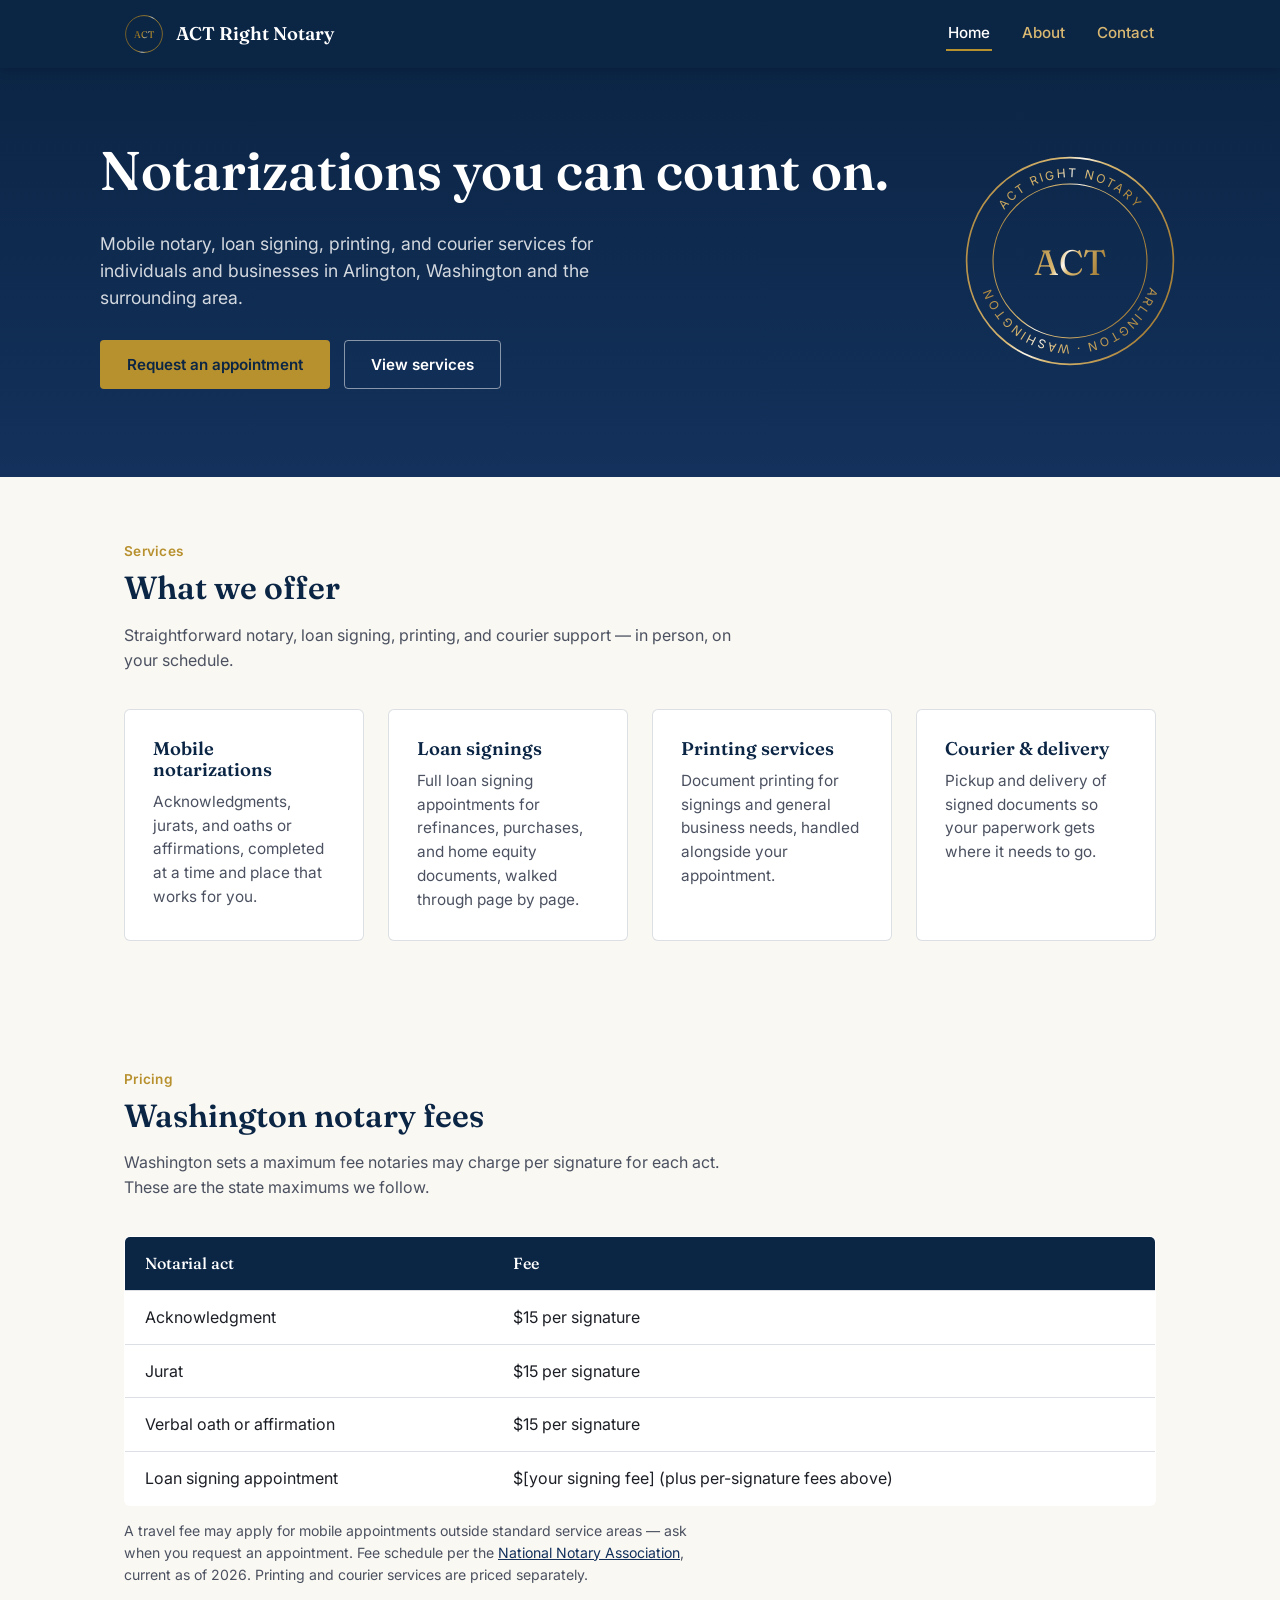
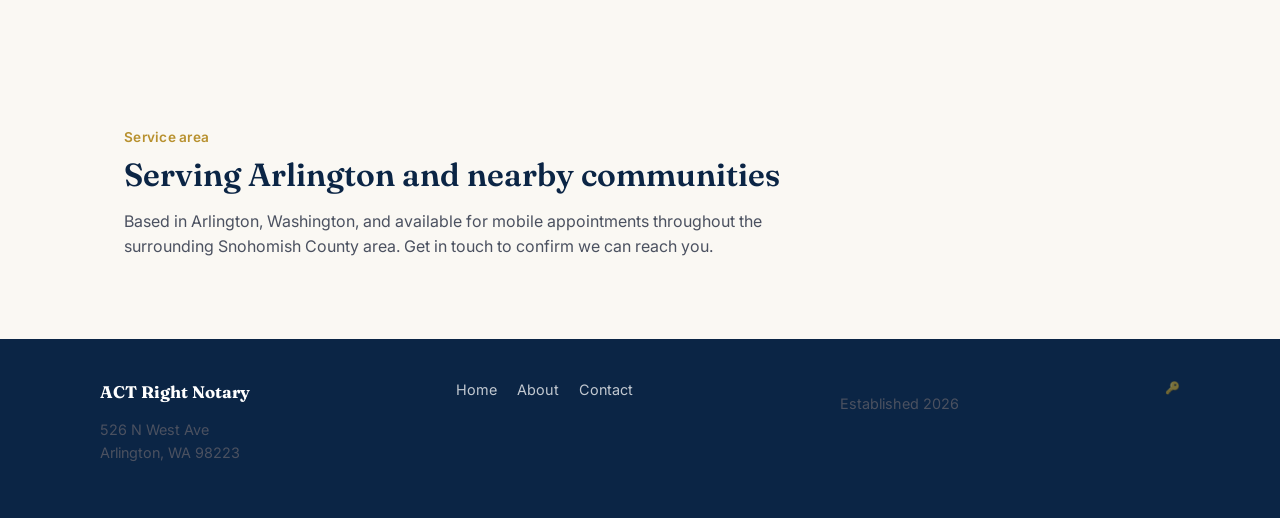
<file: index.html>
<!DOCTYPE html>
<html lang="en">
<head>
<meta charset="UTF-8">
<meta name="viewport" content="width=device-width, initial-scale=1.0">
<title>ACT Right Notary | Arlington, WA</title>
<meta name="description" content="Mobile notary, printing & courier services in Arlington, Washington.">
<link rel="stylesheet" href="styles.css">
</head>
<body>

<header class="site-header">
  <div class="header-inner">
    <a class="brand" href="index.html">
      <svg class="brand-seal" viewBox="0 0 100 100" xmlns="http://www.w3.org/2000/svg">
        <defs>
          <linearGradient id="shineHeader" gradientUnits="objectBoundingBox" x1="0" y1="0" x2="1" y2="0.3">
            <stop offset="0%" stop-color="#8a6a1f"/>
            <stop offset="40%" stop-color="#b8912f"/>
            <stop offset="50%" stop-color="#fff6e0"/>
            <stop offset="60%" stop-color="#b8912f"/>
            <stop offset="100%" stop-color="#8a6a1f"/>
            <animateTransform attributeName="gradientTransform" type="translate" from="-1.2 0" to="1.2 0" dur="2.8s" repeatCount="indefinite"/>
          </linearGradient>
        </defs>
        <circle cx="50" cy="50" r="46" fill="none" stroke="url(#shineHeader)" stroke-width="2"/>
        <text x="50" y="61" text-anchor="middle" font-family="Fraunces, Georgia, serif" font-size="24" fill="url(#shineHeader)">ACT</text>
      </svg>
      <span class="brand-name">ACT Right Notary</span>
    </a>
    <nav class="site-nav">
      <a href="index.html" class="active">Home</a>
      <a href="about.html">About</a>
      <a href="contact.html">Contact</a>
    </nav>
  </div>
</header>

<section class="hero">
  <div class="hero-inner">
    <div class="hero-text">
      <h1>Notarizations you can count on.</h1>
      <p class="lead">Mobile notary, loan signing, printing, and courier services for individuals and businesses in Arlington, Washington and the surrounding area.</p>
      <div class="hero-actions">
        <a class="btn btn-primary" href="contact.html">Request an appointment</a>
        <a class="btn btn-ghost" href="#services">View services</a>
      </div>
    </div>
    <div class="hero-seal-wrap">
      <svg viewBox="0 0 200 200" xmlns="http://www.w3.org/2000/svg">
        <defs>
          <path id="ringTopHero" d="M 24,100 A 76,76 0 1,1 176,100" fill="none"/>
          <path id="ringBottomHero" d="M 176,100 A 76,76 0 1,1 24,100" fill="none"/>
          <linearGradient id="shineHero" gradientUnits="objectBoundingBox" x1="0" y1="0" x2="1" y2="0.3">
            <stop offset="0%" stop-color="#a9823a"/>
            <stop offset="40%" stop-color="#d9b872"/>
            <stop offset="50%" stop-color="#fffaf0"/>
            <stop offset="60%" stop-color="#d9b872"/>
            <stop offset="100%" stop-color="#a9823a"/>
            <animateTransform attributeName="gradientTransform" type="translate" from="-1.2 0" to="1.2 0" dur="3.2s" repeatCount="indefinite"/>
          </linearGradient>
        </defs>
        <circle cx="100" cy="100" r="94" fill="none" stroke="url(#shineHero)" stroke-width="1.5"/>
        <circle cx="100" cy="100" r="70" fill="none" stroke="url(#shineHero)" stroke-width="1"/>
        <text font-size="11" fill="url(#shineHero)" letter-spacing="2">
          <textPath href="#ringTopHero" startOffset="50%" text-anchor="middle">ACT RIGHT NOTARY</textPath>
        </text>
        <text font-size="11" fill="url(#shineHero)" letter-spacing="2">
          <textPath href="#ringBottomHero" startOffset="50%" text-anchor="middle">ARLINGTON · WASHINGTON</textPath>
        </text>
        <text x="100" y="113" text-anchor="middle" font-family="Fraunces, Georgia, serif" font-size="32" fill="url(#shineHero)">ACT</text>
      </svg>
    </div>
  </div>
</section>

<section id="services">
  <div class="container">
    <p class="eyebrow">Services</p>
    <h2>What we offer</h2>
    <div class="section-intro">
      <p>Straightforward notary, loan signing, printing, and courier support — in person, on your schedule.</p>
    </div>
    <div class="card-grid">
      <div class="card">
        <h3>Mobile notarizations</h3>
        <p>Acknowledgments, jurats, and oaths or affirmations, completed at a time and place that works for you.</p>
      </div>
      <div class="card">
        <h3>Loan signings</h3>
        <p>Full loan signing appointments for refinances, purchases, and home equity documents, walked through page by page.</p>
      </div>
      <div class="card">
        <h3>Printing services</h3>
        <p>Document printing for signings and general business needs, handled alongside your appointment.</p>
      </div>
      <div class="card">
        <h3>Courier & delivery</h3>
        <p>Pickup and delivery of signed documents so your paperwork gets where it needs to go.</p>
      </div>
    </div>
  </div>
</section>

<section>
  <div class="container">
    <p class="eyebrow">Pricing</p>
    <h2>Washington notary fees</h2>
    <div class="section-intro">
      <p>Washington sets a maximum fee notaries may charge per signature for each act. These are the state maximums we follow.</p>
    </div>
    <table class="pricing-table">
      <tr><th>Notarial act</th><th>Fee</th></tr>
      <tr><td>Acknowledgment</td><td>$15 per signature</td></tr>
      <tr><td>Jurat</td><td>$15 per signature</td></tr>
      <tr><td>Verbal oath or affirmation</td><td>$15 per signature</td></tr>
      <tr><td>Loan signing appointment</td><td>$[your signing fee] <span style="font-weight:400;">(plus per-signature fees above)</span></td></tr>
    </table>
    <p class="pricing-note">A travel fee may apply for mobile appointments outside standard service areas — ask when you request an appointment. Fee schedule per the <a href="https://www.nationalnotary.org/knowledge-center/about-notaries/notary-fees-by-state" target="_blank" rel="noopener">National Notary Association</a>, current as of 2026. Printing and courier services are priced separately.</p>
  </div>
</section>

<section>
  <div class="container">
    <p class="eyebrow">Service area</p>
    <h2>Serving Arlington and nearby communities</h2>
    <p>Based in Arlington, Washington, and available for mobile appointments throughout the surrounding Snohomish County area. Get in touch to confirm we can reach you.</p>
  </div>
</section>

<footer class="site-footer">
  <div class="footer-inner">
    <div>
      <strong>ACT Right Notary</strong>
      <p>526 N West Ave<br>Arlington, WA 98223</p>
    </div>
    <nav class="footer-nav">
      <a href="index.html">Home</a>
      <a href="about.html">About</a>
      <a href="contact.html">Contact</a>
    </nav>
    <p>Established 2026</p>
    <a href="https://claude.ai/artifact/983PMa1amVWsMLv4HQgB2e" title="Staff" aria-label="Staff" style="opacity:0.45;font-size:12px;text-decoration:none;">&#128273;</a>
  </div>
</footer>

</body>
</html>
</file>
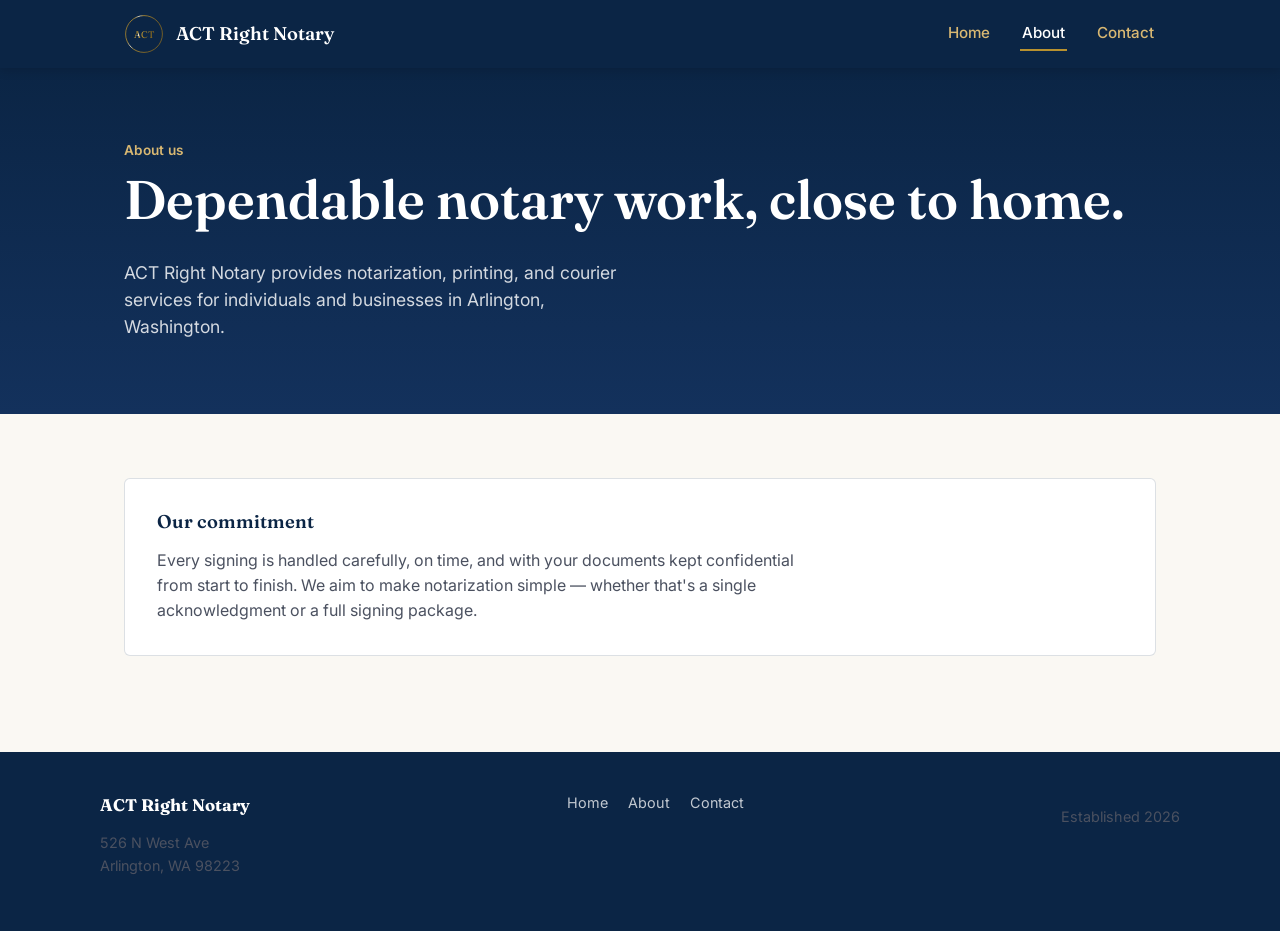
<file: about.html>
<!DOCTYPE html>
<html lang="en">
<head>
<meta charset="UTF-8">
<meta name="viewport" content="width=device-width, initial-scale=1.0">
<title>About | ACT Right Notary</title>
<meta name="description" content="About ACT Right Notary, serving Arlington, Washington.">
<link rel="stylesheet" href="styles.css">
</head>
<body>

<header class="site-header">
  <div class="header-inner">
    <a class="brand" href="index.html">
      <svg class="brand-seal" viewBox="0 0 100 100" xmlns="http://www.w3.org/2000/svg">
        <defs>
          <linearGradient id="shineHeader" gradientUnits="objectBoundingBox" x1="0" y1="0" x2="1" y2="0.3">
            <stop offset="0%" stop-color="#8a6a1f"/>
            <stop offset="40%" stop-color="#b8912f"/>
            <stop offset="50%" stop-color="#fff6e0"/>
            <stop offset="60%" stop-color="#b8912f"/>
            <stop offset="100%" stop-color="#8a6a1f"/>
            <animateTransform attributeName="gradientTransform" type="translate" from="-1.2 0" to="1.2 0" dur="2.8s" repeatCount="indefinite"/>
          </linearGradient>
        </defs>
        <circle cx="50" cy="50" r="46" fill="none" stroke="url(#shineHeader)" stroke-width="2"/>
        <text x="50" y="61" text-anchor="middle" font-family="Fraunces, Georgia, serif" font-size="24" fill="url(#shineHeader)">ACT</text>
      </svg>
      <span class="brand-name">ACT Right Notary</span>
    </a>
    <nav class="site-nav">
      <a href="index.html">Home</a>
      <a href="about.html" class="active">About</a>
      <a href="contact.html">Contact</a>
    </nav>
  </div>
</header>

<section class="hero" style="padding-bottom: 56px;">
  <div class="container">
    <p class="eyebrow" style="color:#d9b872;">About us</p>
    <h1>Dependable notary work, close to home.</h1>
    <p class="lead">ACT Right Notary provides notarization, printing, and courier services for individuals and businesses in Arlington, Washington.</p>
  </div>
</section>

<section>
  <div class="container">
    <div class="info-panel" style="margin-bottom: 32px;">
      <h3>Our commitment</h3>
      <p style="margin-bottom:0;">Every signing is handled carefully, on time, and with your documents kept confidential from start to finish. We aim to make notarization simple — whether that's a single acknowledgment or a full signing package.</p>
    </div>
  </div>
</section>

<footer class="site-footer">
  <div class="footer-inner">
    <div>
      <strong>ACT Right Notary</strong>
      <p>526 N West Ave<br>Arlington, WA 98223</p>
    </div>
    <nav class="footer-nav">
      <a href="index.html">Home</a>
      <a href="about.html">About</a>
      <a href="contact.html">Contact</a>
    </nav>
    <p>Established 2026</p>
  </div>
</footer>

</body>
</html>
</file>
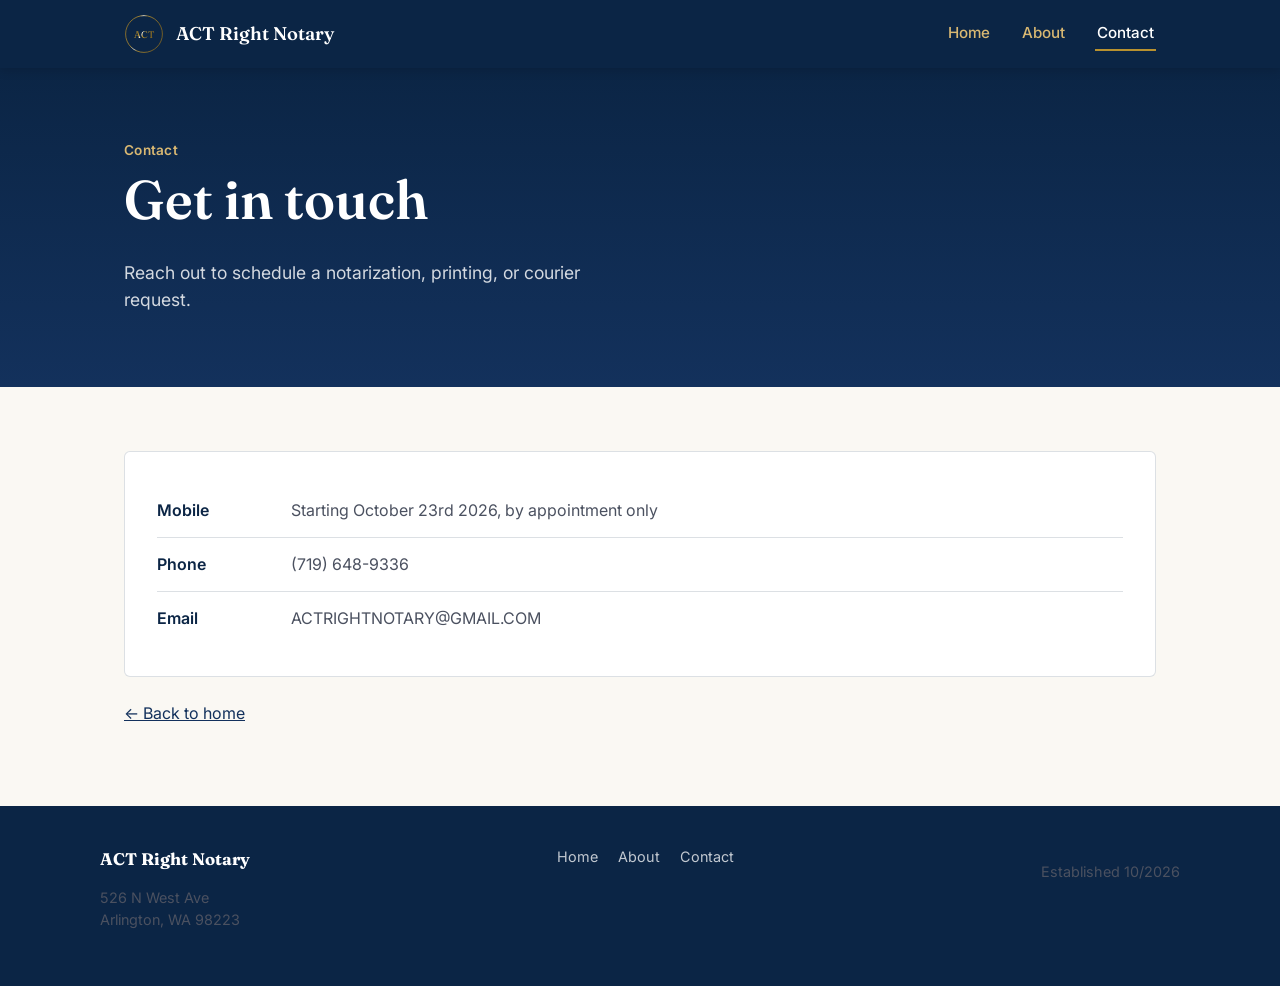
<file: contact.html>
<!DOCTYPE html>
<html lang="en">
<head>
<meta charset="UTF-8">
<meta name="viewport" content="width=device-width, initial-scale=1.0">
<title>Contact | ACT Right Notary</title>
<meta name="description" content="Contact ACT Right Notary in Arlington, Washington.">
<link rel="stylesheet" href="styles.css">
</head>
<body>

<header class="site-header">
  <div class="header-inner">
    <a class="brand" href="index.html">
      <svg class="brand-seal" viewBox="0 0 100 100" xmlns="http://www.w3.org/2000/svg">
        <defs>
          <linearGradient id="shineHeader" gradientUnits="objectBoundingBox" x1="0" y1="0" x2="1" y2="0.3">
            <stop offset="0%" stop-color="#8a6a1f"/>
            <stop offset="40%" stop-color="#b8912f"/>
            <stop offset="50%" stop-color="#fff6e0"/>
            <stop offset="60%" stop-color="#b8912f"/>
            <stop offset="100%" stop-color="#8a6a1f"/>
            <animateTransform attributeName="gradientTransform" type="translate" from="-1.2 0" to="1.2 0" dur="2.8s" repeatCount="indefinite"/>
          </linearGradient>
        </defs>
        <circle cx="50" cy="50" r="46" fill="none" stroke="url(#shineHeader)" stroke-width="2"/>
        <text x="50" y="61" text-anchor="middle" font-family="Fraunces, Georgia, serif" font-size="24" fill="url(#shineHeader)">ACT</text>
      </svg>
      <span class="brand-name">ACT Right Notary</span>
    </a>
    <nav class="site-nav">
      <a href="index.html">Home</a>
      <a href="about.html">About</a>
      <a href="contact.html" class="active">Contact</a>
    </nav>
  </div>
</header>

<section class="hero" style="padding-bottom: 56px;">
  <div class="container">
    <p class="eyebrow" style="color:#d9b872;">Contact</p>
    <h1>Get in touch</h1>
    <p class="lead">Reach out to schedule a notarization, printing, or courier request.</p>
  </div>
</section>

<section>
  <div class="container">
    <div class="info-panel">
      <div class="info-row">
        <div class="info-label">Mobile</div>
        <div class="info-value">Starting October 23rd 2026, by appointment only</div>
      </div>
      <div class="info-row">
        <div class="info-label">Phone</div>
        <div class="info-value">(719) 648-9336</div>
      </div>
      <div class="info-row">
        <div class="info-label">Email</div>
        <div class="info-value">ACTRIGHTNOTARY@GMAIL.COM</div>
      </div>      
    </div>
    <p style="margin-top:24px;"><a href="index.html">&larr; Back to home</a></p>
    </div>
</section>

<footer class="site-footer">
  <div class="footer-inner">
    <div>
      <strong>ACT Right Notary</strong>
      <p>526 N West Ave<br>Arlington, WA 98223</p>
    </div>
    <nav class="footer-nav">
      <a href="index.html">Home</a>
      <a href="about.html">About</a>
      <a href="contact.html">Contact</a>
    </nav>
    <p>Established 10/2026</p>
    </div>
</footer>

</body>
</html>
</file>
<file: styles.css>
/* ACT Right Notary — shared stylesheet */

@import url('https://fonts.googleapis.com/css2?family=Fraunces:opsz,wght@9..144,400;9..144,500;9..144,600&family=Inter:wght@400;500;600&display=swap');

:root {
  --navy-deep: #0b2545;
  --navy-mid: #13315c;
  --gold: #b8912f;
  --gold-light: #d9b872;
  --paper: #faf8f3;
  --ink: #1c1f26;
  --ink-soft: #4b5160;
  --white: #ffffff;
  --line: rgba(11, 37, 69, 0.14);
  --shadow: 0 10px 30px rgba(11, 37, 69, 0.12);
}

* { box-sizing: border-box; }

html { scroll-behavior: smooth; }

body {
  margin: 0;
  font-family: 'Inter', -apple-system, Segoe UI, sans-serif;
  color: var(--ink);
  background: var(--paper);
  line-height: 1.55;
}

h1, h2, h3 {
  font-family: 'Fraunces', Georgia, serif;
  color: var(--navy-deep);
  line-height: 1.15;
  margin: 0 0 0.5em;
}

h1 { font-size: clamp(2.2rem, 4.5vw, 3.4rem); font-weight: 600; }
h2 { font-size: clamp(1.5rem, 3vw, 2rem); font-weight: 600; }
h3 { font-size: 1.15rem; font-weight: 600; }

p { color: var(--ink-soft); max-width: 65ch; }

a { color: var(--navy-mid); }

.container {
  max-width: 1080px;
  margin: 0 auto;
  padding: 0 24px;
}

/* ---------- Header ---------- */

.site-header {
  background: var(--navy-deep);
  position: sticky;
  top: 0;
  z-index: 20;
  box-shadow: 0 2px 10px rgba(0,0,0,0.15);
}

.header-inner {
  max-width: 1080px;
  margin: 0 auto;
  padding: 14px 24px;
  display: flex;
  align-items: center;
  justify-content: space-between;
  gap: 16px;
}

.brand {
  display: flex;
  align-items: center;
  gap: 12px;
  text-decoration: none;
  color: var(--white);
}

.brand-seal {
  width: 40px;
  height: 40px;
  flex-shrink: 0;
  animation: seal-glow 3s ease-in-out infinite;
}

.hero-seal-wrap svg {
  animation: seal-glow 3s ease-in-out infinite;
}

@keyframes seal-glow {
  0%, 100% { filter: drop-shadow(0 0 2px rgba(184, 145, 47, 0.35)); }
  50% { filter: drop-shadow(0 0 8px rgba(217, 184, 114, 0.9)); }
}

.brand-name {
  font-family: 'Fraunces', Georgia, serif;
  font-size: 1.15rem;
  font-weight: 600;
  color: var(--white);
  white-space: nowrap;
}

.site-nav {
  display: flex;
  gap: 28px;
  flex-wrap: wrap;
}

.site-nav a {
  color: var(--gold-light);
  text-decoration: none;
  font-size: 0.95rem;
  font-weight: 500;
  padding: 4px 2px;
  border-bottom: 2px solid transparent;
}

.site-nav a:hover { color: var(--white); }

.site-nav a.active {
  color: var(--white);
  border-bottom-color: var(--gold);
}

/* ---------- Hero ---------- */

.hero {
  background: linear-gradient(180deg, var(--navy-deep) 0%, var(--navy-mid) 100%);
  color: var(--white);
  padding: 72px 24px 88px;
}

.hero-inner {
  max-width: 1080px;
  margin: 0 auto;
  display: flex;
  align-items: center;
  gap: 56px;
  flex-wrap: wrap;
}

.hero-text { flex: 1 1 380px; }

.hero h1 { color: var(--white); }

.hero p.lead {
  color: rgba(255,255,255,0.82);
  font-size: 1.1rem;
  max-width: 46ch;
}

.hero-actions {
  display: flex;
  gap: 14px;
  flex-wrap: wrap;
  margin-top: 28px;
}

.btn {
  display: inline-block;
  padding: 12px 26px;
  border-radius: 4px;
  font-weight: 600;
  font-size: 0.95rem;
  text-decoration: none;
  border: 1.5px solid transparent;
}

.btn-primary {
  background: var(--gold);
  color: var(--navy-deep);
}

.btn-primary:hover { background: var(--gold-light); }

.btn-ghost {
  border-color: rgba(255,255,255,0.5);
  color: var(--white);
}

.btn-ghost:hover { border-color: var(--white); }

.hero-seal-wrap {
  flex: 0 0 auto;
  width: clamp(160px, 22vw, 220px);
}

.hero-seal-wrap svg { width: 100%; height: auto; }

/* ---------- Sections ---------- */

section { padding: 64px 24px; }

.section-intro { max-width: 62ch; margin-bottom: 36px; }

.eyebrow {
  color: var(--gold);
  font-weight: 600;
  font-size: 0.85rem;
  letter-spacing: 0.02em;
  margin: 0 0 8px;
}

.card-grid {
  display: grid;
  grid-template-columns: repeat(auto-fit, minmax(240px, 1fr));
  gap: 24px;
}

.card {
  background: var(--white);
  border: 1px solid var(--line);
  border-radius: 6px;
  padding: 28px;
}

.card h3 { margin-bottom: 10px; }
.card p { margin: 0; font-size: 0.96rem; }

/* ---------- Pricing table ---------- */

.pricing-table {
  width: 100%;
  border-collapse: collapse;
  background: var(--white);
  border: 1px solid var(--line);
  border-radius: 6px;
  overflow: hidden;
}

.pricing-table th, .pricing-table td {
  text-align: left;
  padding: 14px 20px;
  border-bottom: 1px solid var(--line);
}

.pricing-table th {
  background: var(--navy-deep);
  color: var(--white);
  font-family: 'Fraunces', Georgia, serif;
  font-weight: 500;
}

.pricing-table tr:last-child td { border-bottom: none; }

.pricing-note {
  font-size: 0.88rem;
  color: var(--ink-soft);
  margin-top: 14px;
}

.pricing-note a { color: var(--navy-mid); }

/* ---------- Info / contact blocks ---------- */

.info-panel {
  background: var(--white);
  border: 1px solid var(--line);
  border-radius: 6px;
  padding: 32px;
}

.info-row {
  display: flex;
  gap: 14px;
  padding: 14px 0;
  border-bottom: 1px solid var(--line);
}

.info-row:last-child { border-bottom: none; }

.info-label {
  flex: 0 0 120px;
  font-weight: 600;
  color: var(--navy-deep);
}

.info-value { color: var(--ink-soft); }

.pending {
  display: inline-block;
  font-size: 0.82rem;
  font-style: italic;
  color: var(--gold);
}

.divider {
  border: none;
  border-top: 1px solid var(--line);
  margin: 0;
}

/* ---------- Footer ---------- */

.site-footer {
  background: var(--navy-deep);
  color: rgba(255,255,255,0.75);
  padding: 40px 24px;
}

.footer-inner {
  max-width: 1080px;
  margin: 0 auto;
  display: flex;
  flex-wrap: wrap;
  justify-content: space-between;
  gap: 24px;
  font-size: 0.9rem;
}

.footer-inner strong { color: var(--white); font-family: 'Fraunces', Georgia, serif; font-size: 1.05rem; }

.footer-nav { display: flex; gap: 20px; }

.footer-nav a { color: rgba(255,255,255,0.75); text-decoration: none; }
.footer-nav a:hover { color: var(--gold-light); }

@media (max-width: 560px) {
  .header-inner { flex-direction: column; align-items: flex-start; gap: 10px; }
  .info-row { flex-direction: column; gap: 4px; }
  .info-label { flex-basis: auto; }
}
</file>
